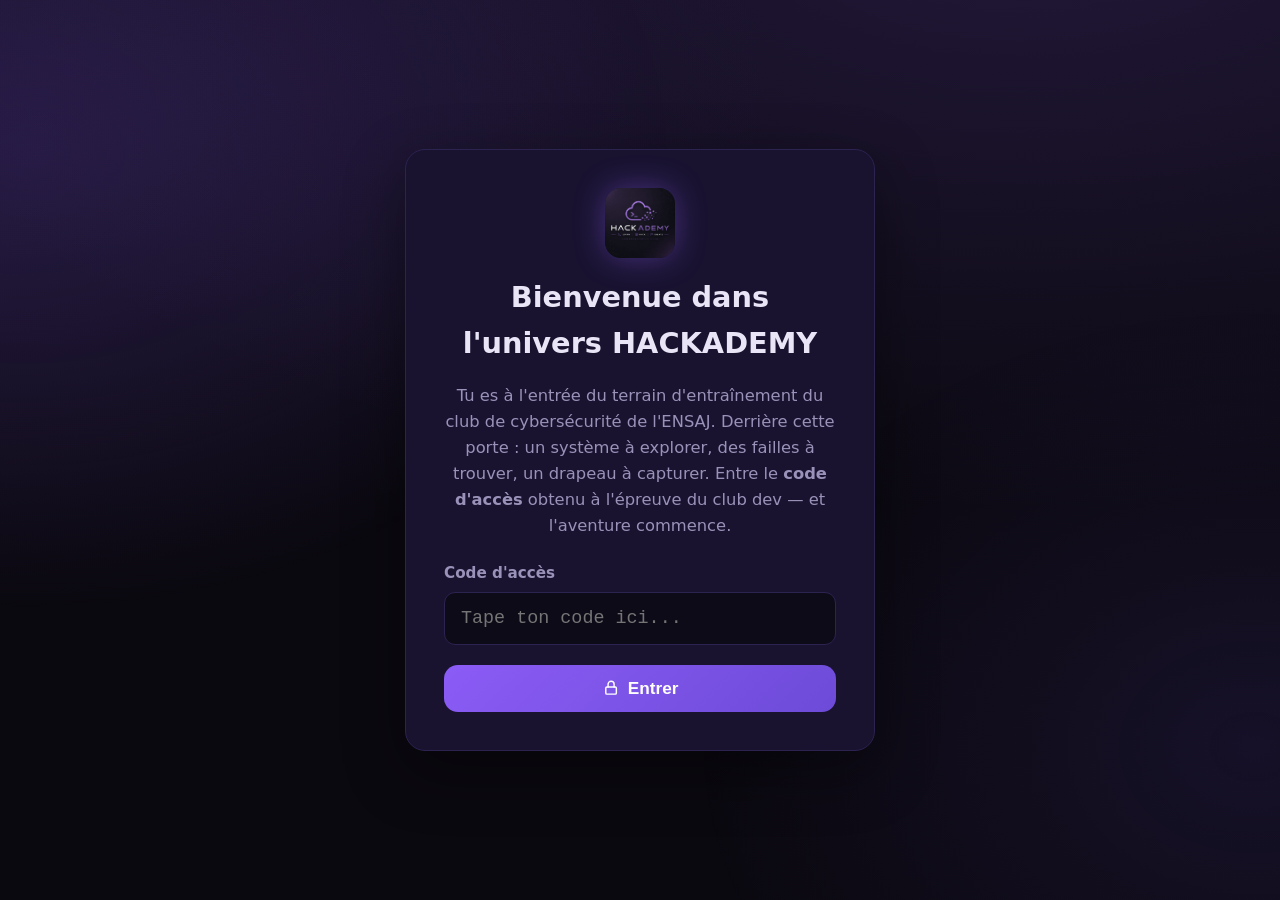
<file: index.html>
<!DOCTYPE html>
<html lang="fr">
<head>
<meta charset="UTF-8">
<meta name="viewport" content="width=device-width, initial-scale=1.0">
<meta name="robots" content="noindex, nofollow">
<title>Hackademy — Accès restreint</title>
<link rel="stylesheet" href="styles.css">
</head>
<body>
<div class="auth-wrap">
  <div class="auth-card">
    <img src="logo.jpg" class="logo-sm" alt="Hackademy">
    <h2>Bienvenue dans l'univers HACKADEMY</h2>
    <p class="hint">Tu es à l'entrée du terrain d'entraînement du club de cybersécurité de l'ENSAJ.
      Derrière cette porte : un système à explorer, des failles à trouver, un drapeau à capturer.
      Entre le <b>code d'accès</b> obtenu à l'épreuve du club dev — et l'aventure commence.</p>

    <label for="code">Code d'accès</label>
    <input type="text" id="code" placeholder="Tape ton code ici..." autocomplete="off"
           onkeydown="if(event.key==='Enter')checkCode()">
    <button class="btn" onclick="checkCode()"><svg class="ic" viewBox="0 0 24 24"><rect x="5" y="10.5" width="14" height="9.5" rx="1.5"/><path d="M8 10.5V7a4 4 0 018 0v3.5"/></svg> Entrer</button>

    <div id="msg"></div>
  </div>
</div>

<script>
/* ===================================================================
   ⚙️  CONFIG — À MODIFIER : le code d'accès produit par le quiz du club dev.
   Mets ici la valeur exacte que le site du club dev donnera aux participants.
   =================================================================== */
const CODE_ACCES = "HACKADEMY2026";   // <-- change-moi

function checkCode(){
  const val = document.getElementById('code').value.trim().toUpperCase();
  const msg = document.getElementById('msg');
  if(val === CODE_ACCES.toUpperCase()){
    msg.className='msg ok'; msg.textContent='✅ Code valide — accès autorisé...';
    setTimeout(()=>location.href='site.html', 700);
  } else if(val === ""){
    msg.className='msg err'; msg.textContent='Entre le code d’abord.';
  } else {
    msg.className='msg err'; msg.textContent='❌ Code invalide. Retourne voir l’équipe dev 😉';
  }
}
/* Le code d'accès arrive aussi via l'URL ?code=... (option lien du club dev) */
const p = new URLSearchParams(location.search).get('code');
if(p){ document.getElementById('code').value = p; checkCode(); }
</script>
</body>
</html>
</file>
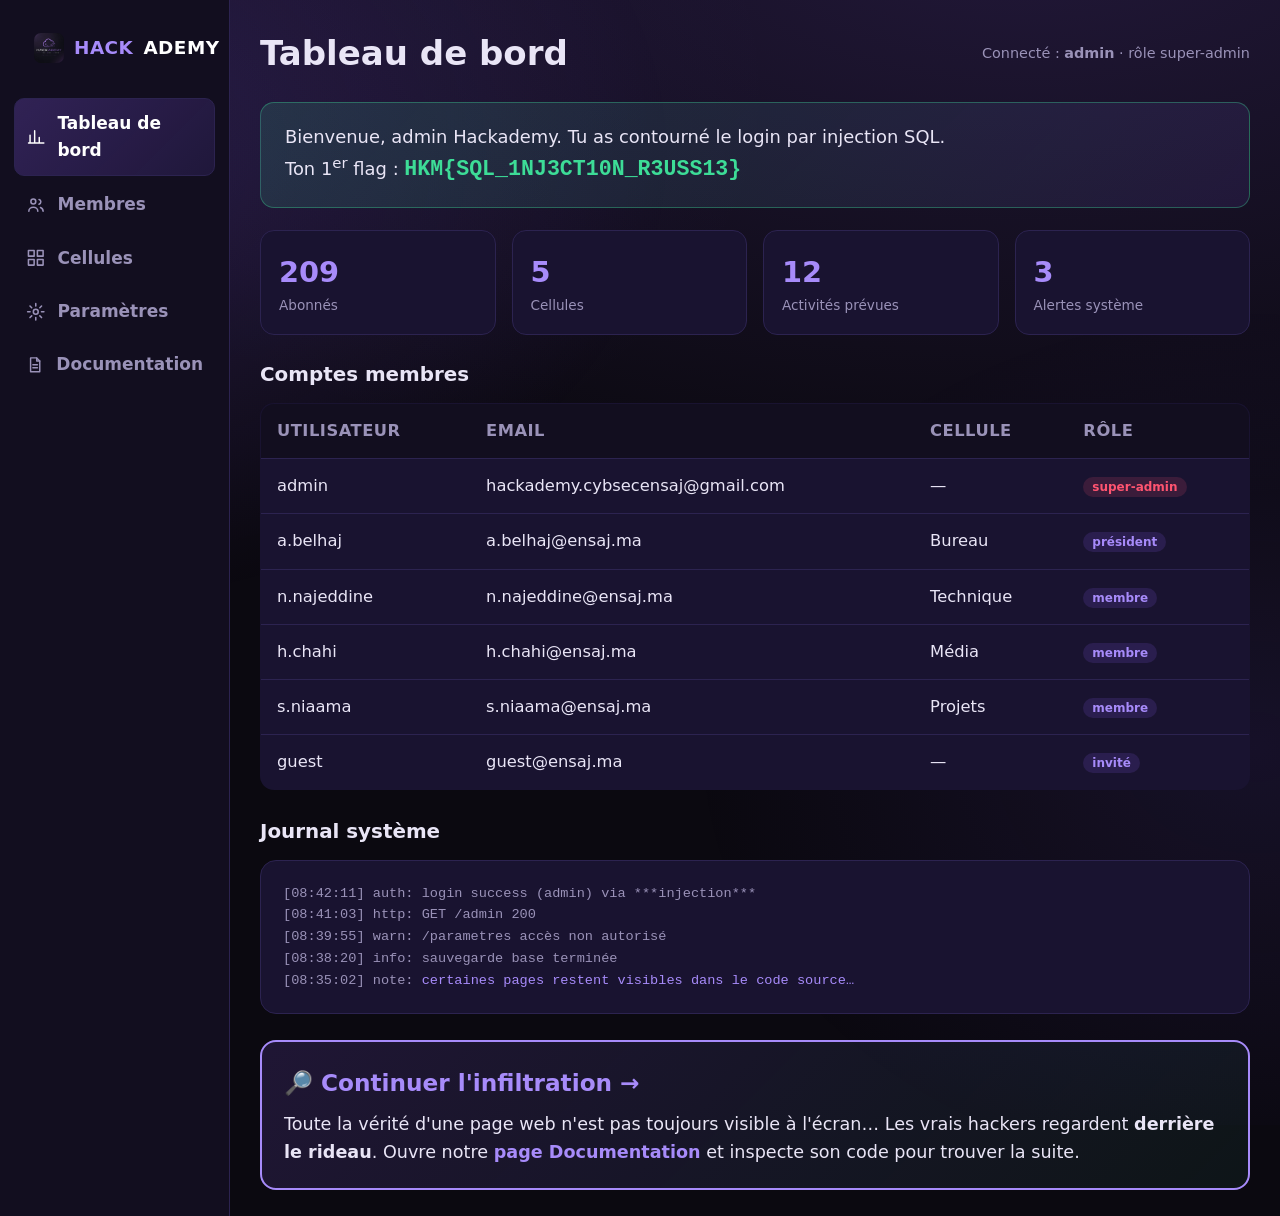
<file: admin.html>
<!DOCTYPE html>
<html lang="fr">
<head>
<meta charset="UTF-8">
<meta name="viewport" content="width=device-width, initial-scale=1.0">
<meta name="robots" content="noindex, nofollow">
<title>Hackademy — Panneau Admin</title>
<link rel="stylesheet" href="styles.css">
</head>
<body>
<div class="admin">

  <!-- ===== SIDEBAR ===== -->
  <aside class="sidebar">
    <a class="brand" href="admin.html"><img src="logo.jpg" alt="" style="height:30px;width:30px;border-radius:7px"><span>HACK</span><b>ADEMY</b></a>
    <a class="active" href="admin.html"><svg class="ic" viewBox="0 0 24 24"><path d="M4 20V10M10 20V4M16 20v-7M22 20H2"/></svg> Tableau de bord</a>
    <a href="site.html#membres"><svg class="ic" viewBox="0 0 24 24"><circle cx="9" cy="8" r="3"/><path d="M3.5 20c0-3 2.7-5 5.5-5s5.5 2 5.5 5"/><path d="M16 5.5a3 3 0 010 5.8M21 20c0-2.2-1.3-4-3.2-4.7"/></svg> Membres</a>
    <a href="site.html#cellules"><svg class="ic" viewBox="0 0 24 24"><rect x="3" y="3" width="7" height="7"/><rect x="14" y="3" width="7" height="7"/><rect x="3" y="14" width="7" height="7"/><rect x="14" y="14" width="7" height="7"/></svg> Cellules</a>
    <a href="parametres.html"><svg class="ic" viewBox="0 0 24 24"><circle cx="12" cy="12" r="3"/><path d="M12 2v3M12 19v3M4.9 4.9l2.1 2.1M17 17l2.1 2.1M2 12h3M19 12h3M4.9 19.1l2.1-2.1M17 7l2.1-2.1"/></svg> Paramètres</a>
    <a href="documentation.html"><svg class="ic" viewBox="0 0 24 24"><path d="M6 3h8l4 4v14H6z"/><path d="M14 3v4h4M9 12h6M9 16h6"/></svg> Documentation</a>
  </aside>

  <!-- ===== MAIN ===== -->
  <main class="main">
    <div class="topbar">
      <h1 style="margin:0">Tableau de bord</h1>
      <div class="who">Connecté : <b>admin</b> · rôle super-admin</div>
    </div>

    <!-- Flag étape 1 -->
    <div class="flag-banner">
      Bienvenue, admin Hackademy. Tu as contourné le login par injection SQL.<br>
      Ton 1<sup>er</sup> flag : <span class="flag">HKM{SQL_1NJ3CT10N_R3USS13}</span>
    </div>

    <!-- Stats -->
    <div class="stats">
      <div class="stat"><div class="n">209</div><div class="l">Abonnés</div></div>
      <div class="stat"><div class="n">5</div><div class="l">Cellules</div></div>
      <div class="stat"><div class="n">12</div><div class="l">Activités prévues</div></div>
      <div class="stat"><div class="n">3</div><div class="l">Alertes système</div></div>
    </div>

    <!-- Table membres (décor) -->
    <h3 style="margin:6px 0 12px">Comptes membres</h3>
    <table>
      <thead><tr><th>Utilisateur</th><th>Email</th><th>Cellule</th><th>Rôle</th></tr></thead>
      <tbody>
        <tr><td>admin</td><td>hackademy.cybsecensaj@gmail.com</td><td>—</td><td><span class="badge b-admin">super-admin</span></td></tr>
        <tr><td>a.belhaj</td><td>a.belhaj@ensaj.ma</td><td>Bureau</td><td><span class="badge b-member">président</span></td></tr>
        <tr><td>n.najeddine</td><td>n.najeddine@ensaj.ma</td><td>Technique</td><td><span class="badge b-member">membre</span></td></tr>
        <tr><td>h.chahi</td><td>h.chahi@ensaj.ma</td><td>Média</td><td><span class="badge b-member">membre</span></td></tr>
        <tr><td>s.niaama</td><td>s.niaama@ensaj.ma</td><td>Projets</td><td><span class="badge b-member">membre</span></td></tr>
        <tr><td>guest</td><td>guest@ensaj.ma</td><td>—</td><td><span class="badge b-member">invité</span></td></tr>
      </tbody>
    </table>

    <!-- Logs (décor) -->
    <h3 style="margin:26px 0 12px">Journal système</h3>
    <div class="card mono" style="font-size:.85rem;color:var(--muted)">
      [08:42:11] auth: login success (admin) via ***injection***<br>
      [08:41:03] http: GET /admin 200<br>
      [08:39:55] warn: /parametres accès non autorisé<br>
      [08:38:20] info: sauvegarde base terminée<br>
      [08:35:02] note: <span style="color:var(--violet)">certaines pages restent visibles dans le code source…</span>
    </div>

    <!-- Piste vers l'étape suivante -->
    <div class="card hint-cta" style="margin-top:26px">
      <h3>🔎 Continuer l'infiltration <span class="arrow">→</span></h3>
      <p style="color:var(--text)">Toute la vérité d'une page web n'est pas toujours visible à l'écran…
      Les vrais hackers regardent <b>derrière le rideau</b>. Ouvre notre
      <a href="documentation.html"><b>page Documentation</b></a> et inspecte son code pour trouver la suite.</p>
    </div>
  </main>
</div>
</body>
</html>
</file>
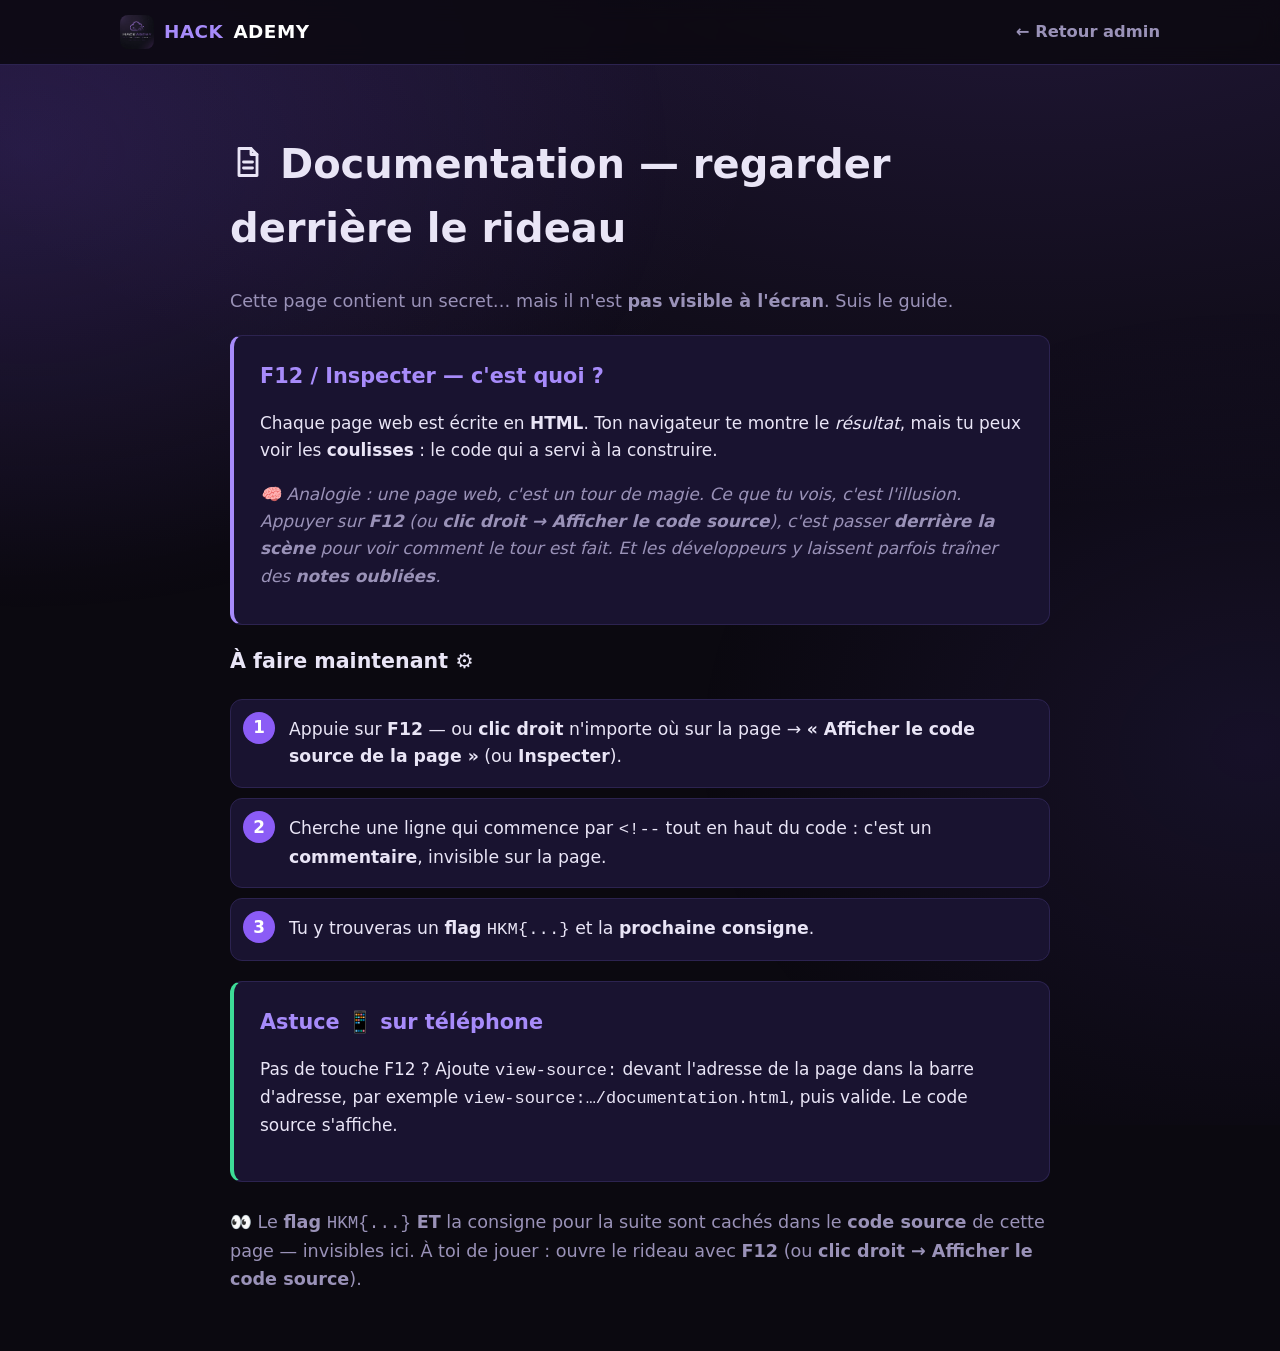
<file: documentation.html>
<!DOCTYPE html>
<html lang="fr">
<head>
<meta charset="UTF-8">
<meta name="viewport" content="width=device-width, initial-scale=1.0">
<meta name="robots" content="noindex, nofollow">
<title>Hackademy — Documentation</title>
<link rel="stylesheet" href="styles.css">
</head>

<!--
  ┌─────────────────────────────────────────────────────────────┐
  │  Bien joué, recrue. Tu sais fouiller derrière le rideau.     │
  │                                                             │
  │  FLAG :  HKM{V13W_S0URC3_D3T3CT1V3}                          │
  │                                                             │
  │  PROCHAINE ETAPE : va sur la page  robots.txt               │
  │  Dans la barre d'adresse (tout en haut du navigateur),      │
  │  remplace  documentation.html  par  robots.txt              │
  │  puis appuie sur Entree.                                     │
  │                                                             │
  │  Exemple :  http://.../documentation.html                   │
  │      devient  http://.../robots.txt                         │
  └─────────────────────────────────────────────────────────────┘
-->

<body>
<nav class="nav"><div class="container">
  <a class="brand" href="admin.html"><img src="logo.jpg" alt=""><span>HACK</span><b>ADEMY</b></a>
  <div class="nav-links"><a href="admin.html">← Retour admin</a></div>
</div></nav>

<div class="doc">
  <h1><svg class="ic" viewBox="0 0 24 24" style="width:.9em;height:.9em;vertical-align:-.05em"><path d="M6 3h8l4 4v14H6z"/><path d="M14 3v4h4M9 12h6M9 16h6"/></svg> Documentation — regarder derrière le rideau</h1>
  <p style="color:var(--muted)">Cette page contient un secret… mais il n'est <b>pas visible à l'écran</b>. Suis le guide.</p>

  <div class="callout">
    <h4>F12 / Inspecter — c'est quoi ?</h4>
    <p>Chaque page web est écrite en <b>HTML</b>. Ton navigateur te montre le <i>résultat</i>,
       mais tu peux voir les <b>coulisses</b> : le code qui a servi à la construire.</p>
    <p class="analogy">🧠 Analogie : une page web, c'est un tour de magie. Ce que tu vois, c'est l'illusion.
       Appuyer sur <b>F12</b> (ou <b>clic droit → Afficher le code source</b>), c'est passer <b>derrière la scène</b>
       pour voir comment le tour est fait. Et les développeurs y laissent parfois traîner des <b>notes oubliées</b>.</p>
  </div>

  <h3>À faire maintenant ⚙️</h3>
  <ol class="steps">
    <li>Appuie sur <b>F12</b> — ou <b>clic droit</b> n'importe où sur la page → <b>« Afficher le code source de la page »</b> (ou <b>Inspecter</b>).</li>
    <li>Cherche une ligne qui commence par <span class="mono">&lt;!--</span> tout en haut du code : c'est un <b>commentaire</b>, invisible sur la page.</li>
    <li>Tu y trouveras un <b>flag</b> <span class="mono">HKM{...}</span> et la <b>prochaine consigne</b>.</li>
  </ol>

  <div class="callout" style="border-left-color:var(--green)">
    <h4>Astuce 📱 sur téléphone</h4>
    <p>Pas de touche F12 ? Ajoute <span class="mono">view-source:</span> devant l'adresse de la page dans la barre d'adresse,
       par exemple <span class="mono">view-source:…/documentation.html</span>, puis valide. Le code source s'affiche.</p>
  </div>

  <p style="color:var(--muted);margin-top:26px">👀 Le <b>flag</b> <span class="mono">HKM{...}</span> <b>ET</b> la consigne pour la suite sont cachés dans le <b>code source</b> de cette page — invisibles ici. À toi de jouer : ouvre le rideau avec <b>F12</b> (ou <b>clic droit → Afficher le code source</b>).</p>
</div>
<script src="anim.js"></script>
</body>
</html>
</file>
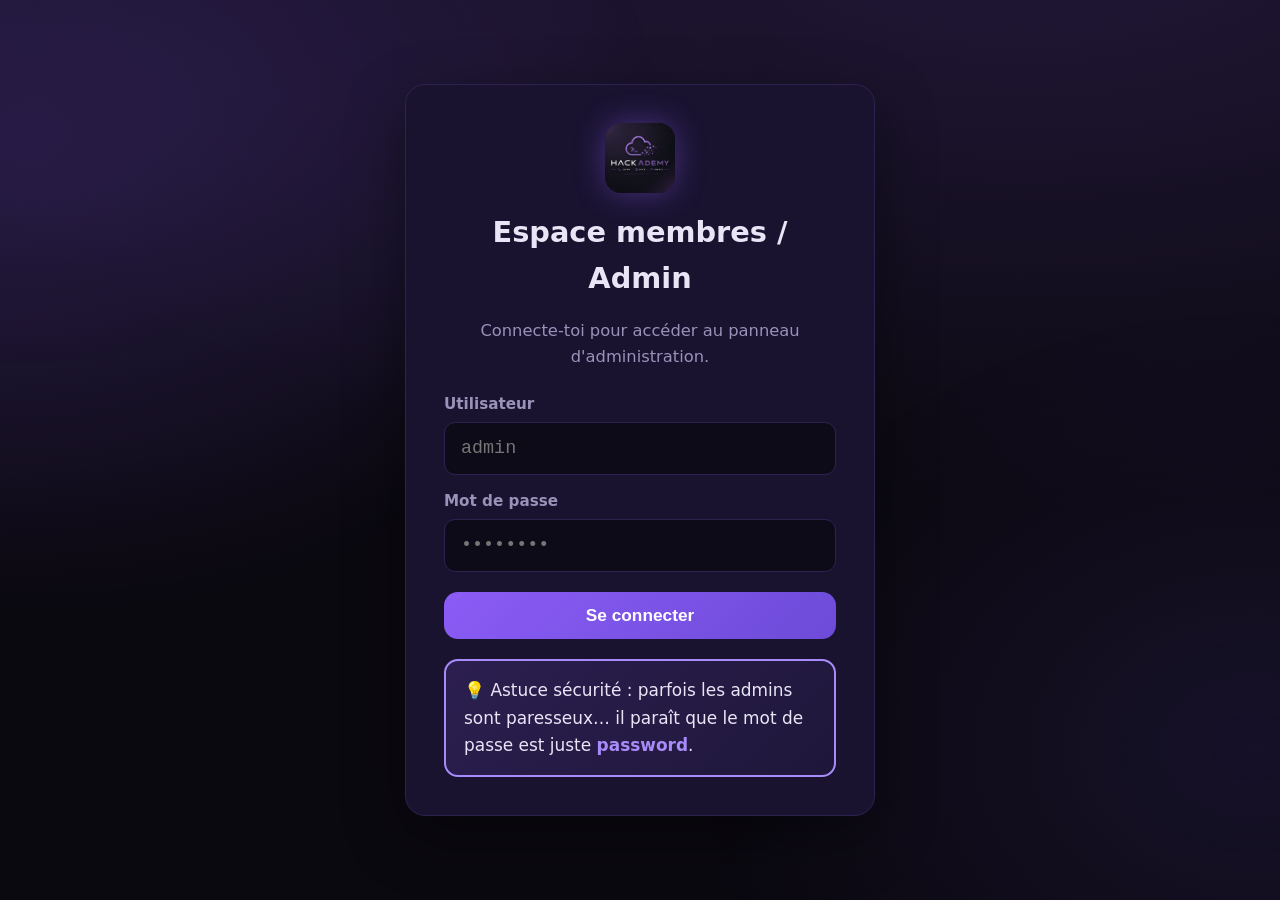
<file: login.html>
<!DOCTYPE html>
<html lang="fr">
<head>
<meta charset="UTF-8">
<meta name="viewport" content="width=device-width, initial-scale=1.0">
<meta name="robots" content="noindex, nofollow">
<title>Hackademy — Espace membres</title>
<link rel="stylesheet" href="styles.css">
</head>
<body>
<div class="auth-wrap">
  <div class="auth-card">
    <img src="logo.jpg" class="logo-sm" alt="Hackademy">
    <h2>Espace membres / Admin</h2>
    <p class="hint">Connecte-toi pour accéder au panneau d'administration.</p>

    <label for="u">Utilisateur</label>
    <input type="text" id="u" placeholder="admin" autocomplete="off">
    <label for="p">Mot de passe</label>
    <input type="password" id="p" placeholder="••••••••" autocomplete="off"
           onkeydown="if(event.key==='Enter')tryLogin()">
    <button class="btn" onclick="tryLogin()">Se connecter</button>

    <div id="msg"></div>

    <div class="hint-strong">💡 Astuce sécurité : parfois les admins sont paresseux… il paraît que le mot de passe est juste <b>password</b>.</div>

    <!-- La note SQLi apparaît ici après une tentative ratée -->
    <div id="sqli"></div>
  </div>
</div>

<script>
/* ===================================================================
   Login VOLONTAIREMENT vulnérable (SQL injection) — version statique.
   La "requête" est simulée : on accepte toute injection de type tautologie
   ( ' OR '1'='1 ) ou commentaire ( admin' -- ).
   =================================================================== */
const tautology = /('|").*\bor\b.*('|"|\d)/i;   // ' OR '1'='1   |   ' or 1=1
const comment   = /('|").*--/;                   // admin' --

function isInjection(s){ return tautology.test(s) || comment.test(s); }

function tryLogin(){
  const u = document.getElementById('u').value;
  const p = document.getElementById('p').value;
  const msg = document.getElementById('msg');

  if(isInjection(u) || isInjection(p)){
    msg.className='msg ok';
    msg.textContent='✅ Injection réussie — connexion en tant que admin...';
    setTimeout(()=>location.href='admin.html', 800);
    return;
  }
  // Échec : identifiants classiques refusés → on révèle la note pédagogique
  msg.className='msg err';
  msg.textContent='❌ Utilisateur ou mot de passe incorrect.';
  showSqliNote();
}

function showSqliNote(){
  document.getElementById('sqli').innerHTML = `
  <div class="sqli-note">
    <div class="head">🟥 SQL INJECTION</div>
    <div class="body">
      <h5>C'est quoi ?</h5>
      <p>Une faille où on trompe la base de données en glissant un bout de code
         dans un champ de texte, au lieu d'un vrai mot de passe.</p>
      <h5>Analogie 🧠</h5>
      <p class="analogy">Imagine un videur à l'entrée d'une soirée. Sa règle :
        « je laisse entrer si le nom est sur la liste ET le mot de passe est bon ».
        La SQL injection, c'est lui souffler : « mon nom… <b>OU</b> alors laisse entrer tout le monde ».
        Comme il applique bêtement la règle, il ouvre la porte à tous.</p>
      <h5>Exemple à essayer ⚙️</h5>
      <p>Copie ceci dans le champ <b>Utilisateur</b> (mets n'importe quoi dans Mot de passe) :</p>
      <code class="code-box">' OR '1'='1' -- </code>
      <p style="color:var(--muted);font-size:.85rem">Le <span class="mono">' OR '1'='1'</span> rend la condition
        <b>toujours vraie</b>, et le <span class="mono">-- </span> (deux tirets + un espace) dit à la base
        « ignore tout ce qui suit » → elle ne vérifie même plus le mot de passe.</p>
    </div>
  </div>`;
}
</script>
</body>
</html>
</file>
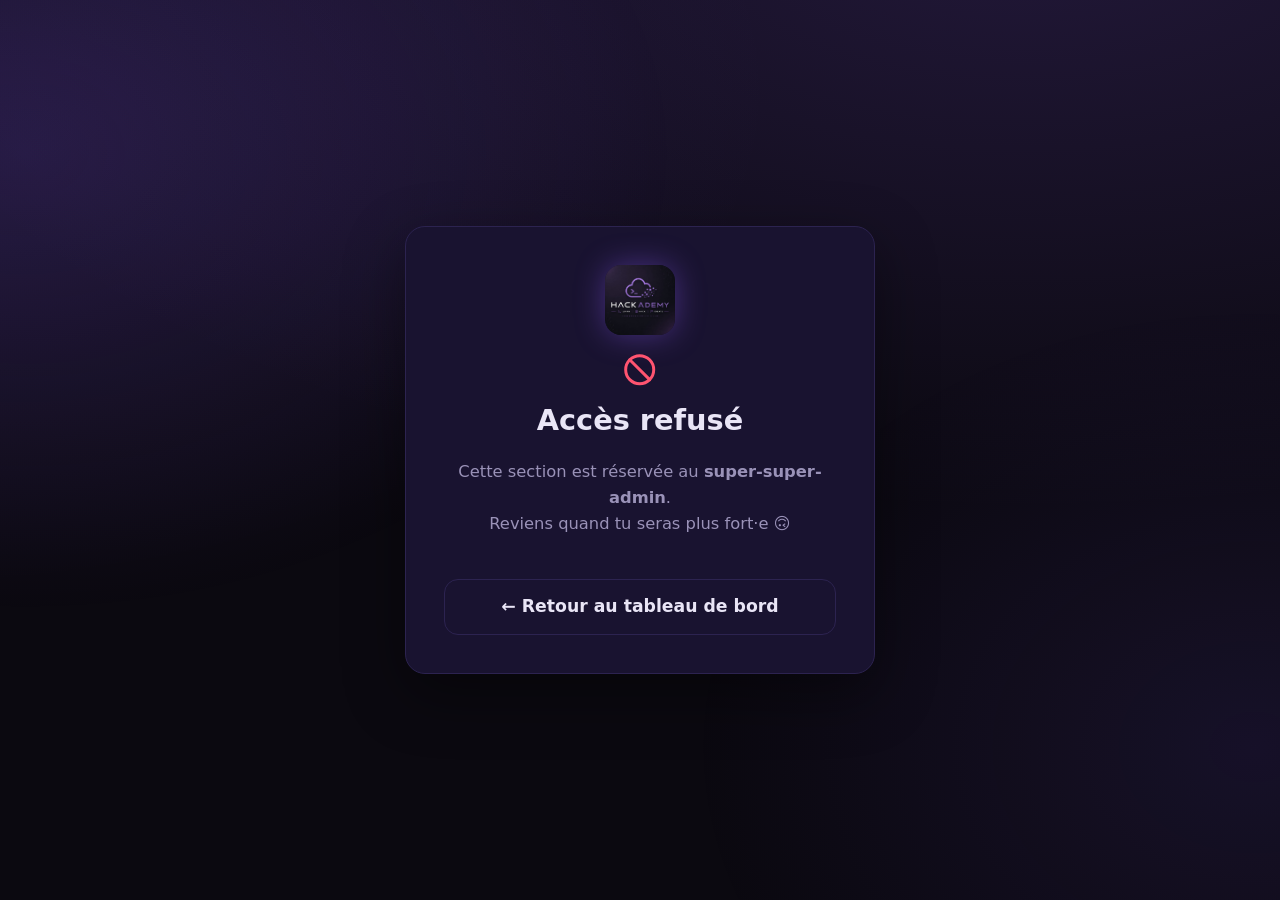
<file: parametres.html>
<!DOCTYPE html>
<html lang="fr">
<head>
<meta charset="UTF-8">
<meta name="viewport" content="width=device-width, initial-scale=1.0">
<meta name="robots" content="noindex, nofollow">
<title>Hackademy — Paramètres</title>
<link rel="stylesheet" href="styles.css">
</head>
<body>
<div class="auth-wrap">
  <div class="auth-card" style="text-align:center">
    <img src="logo.jpg" class="logo-sm" alt="Hackademy">
    <span class="ban-ico"><svg viewBox="0 0 24 24" width="100%" height="100%" fill="none" stroke="currentColor" stroke-width="1.9" stroke-linecap="round"><circle cx="12" cy="12" r="9"/><path d="M5.6 5.6l12.8 12.8"/></svg></span>
    <h2>Accès refusé</h2>
    <p class="hint">Cette section est réservée au <b>super-super-admin</b>.<br>Reviens quand tu seras plus fort·e 🙃</p>
    <a class="btn ghost" href="admin.html">← Retour au tableau de bord</a>
  </div>
</div>
</body>
</html>
</file>
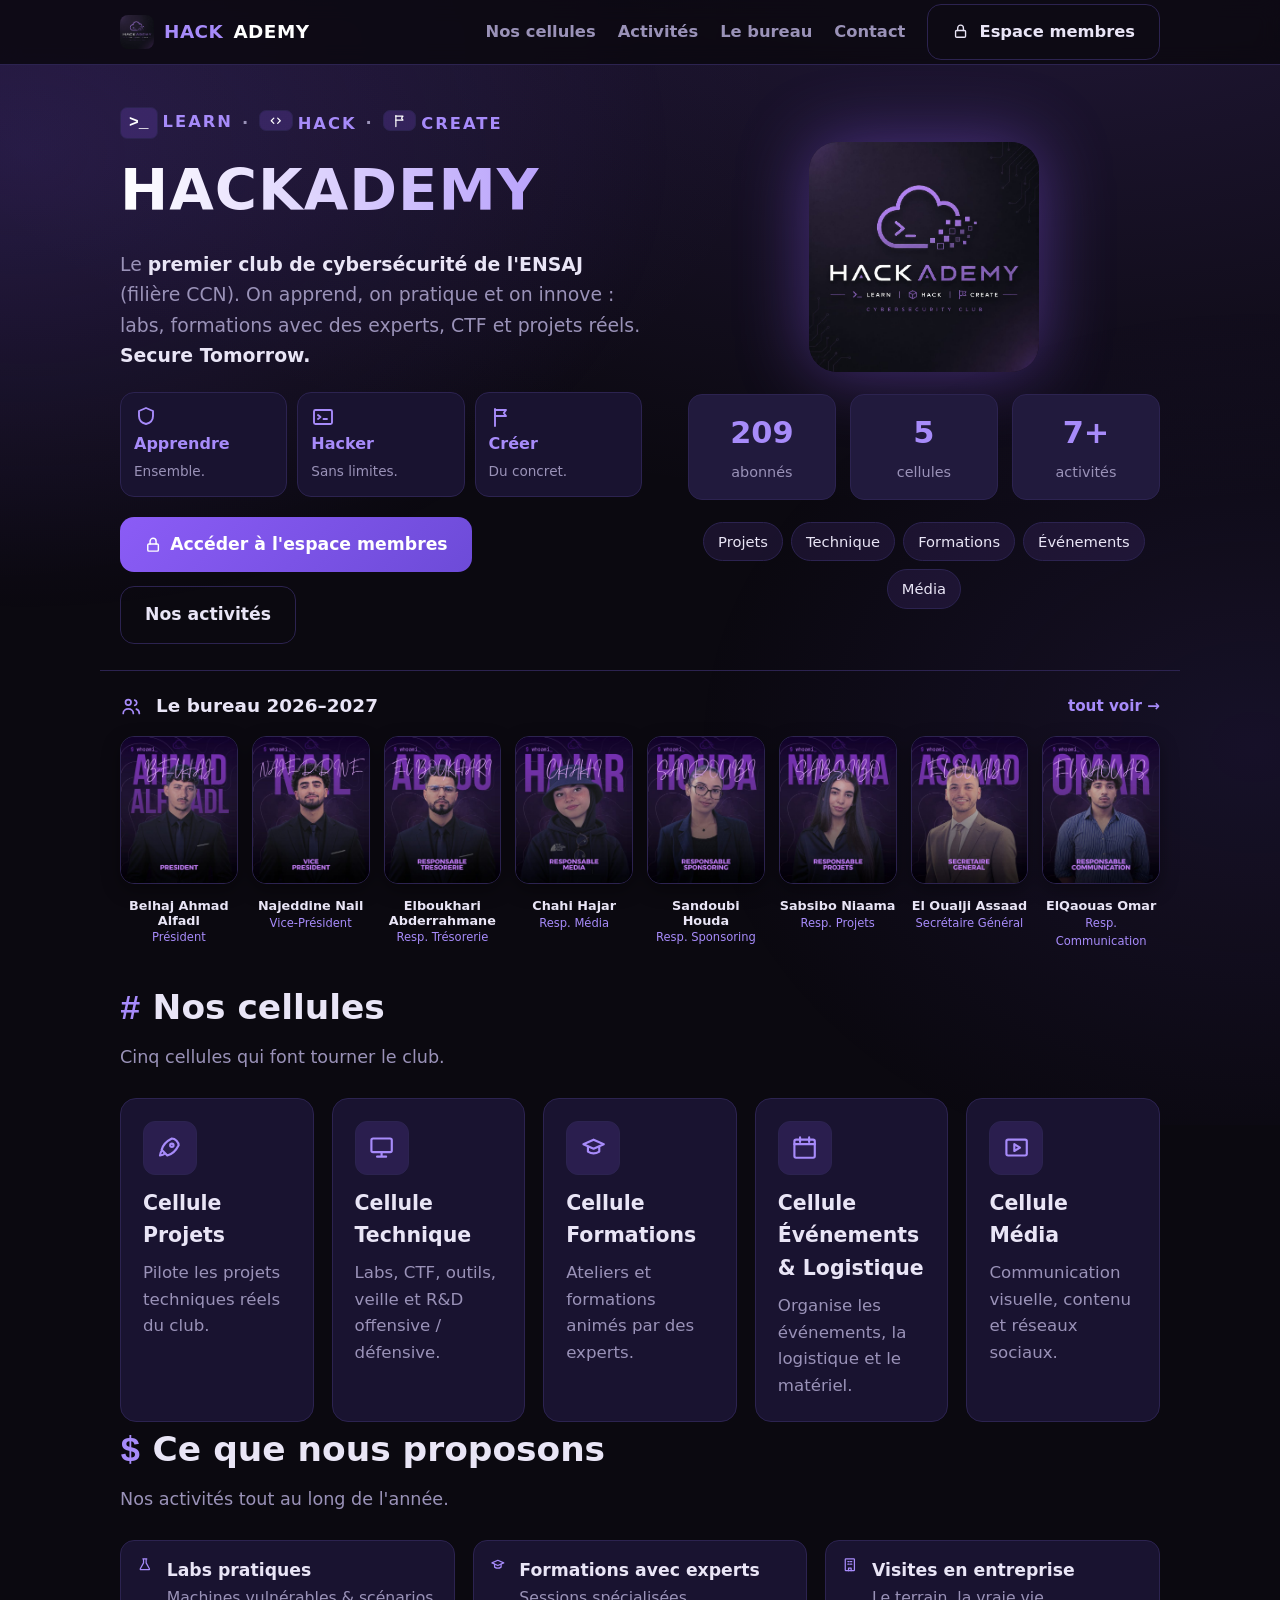
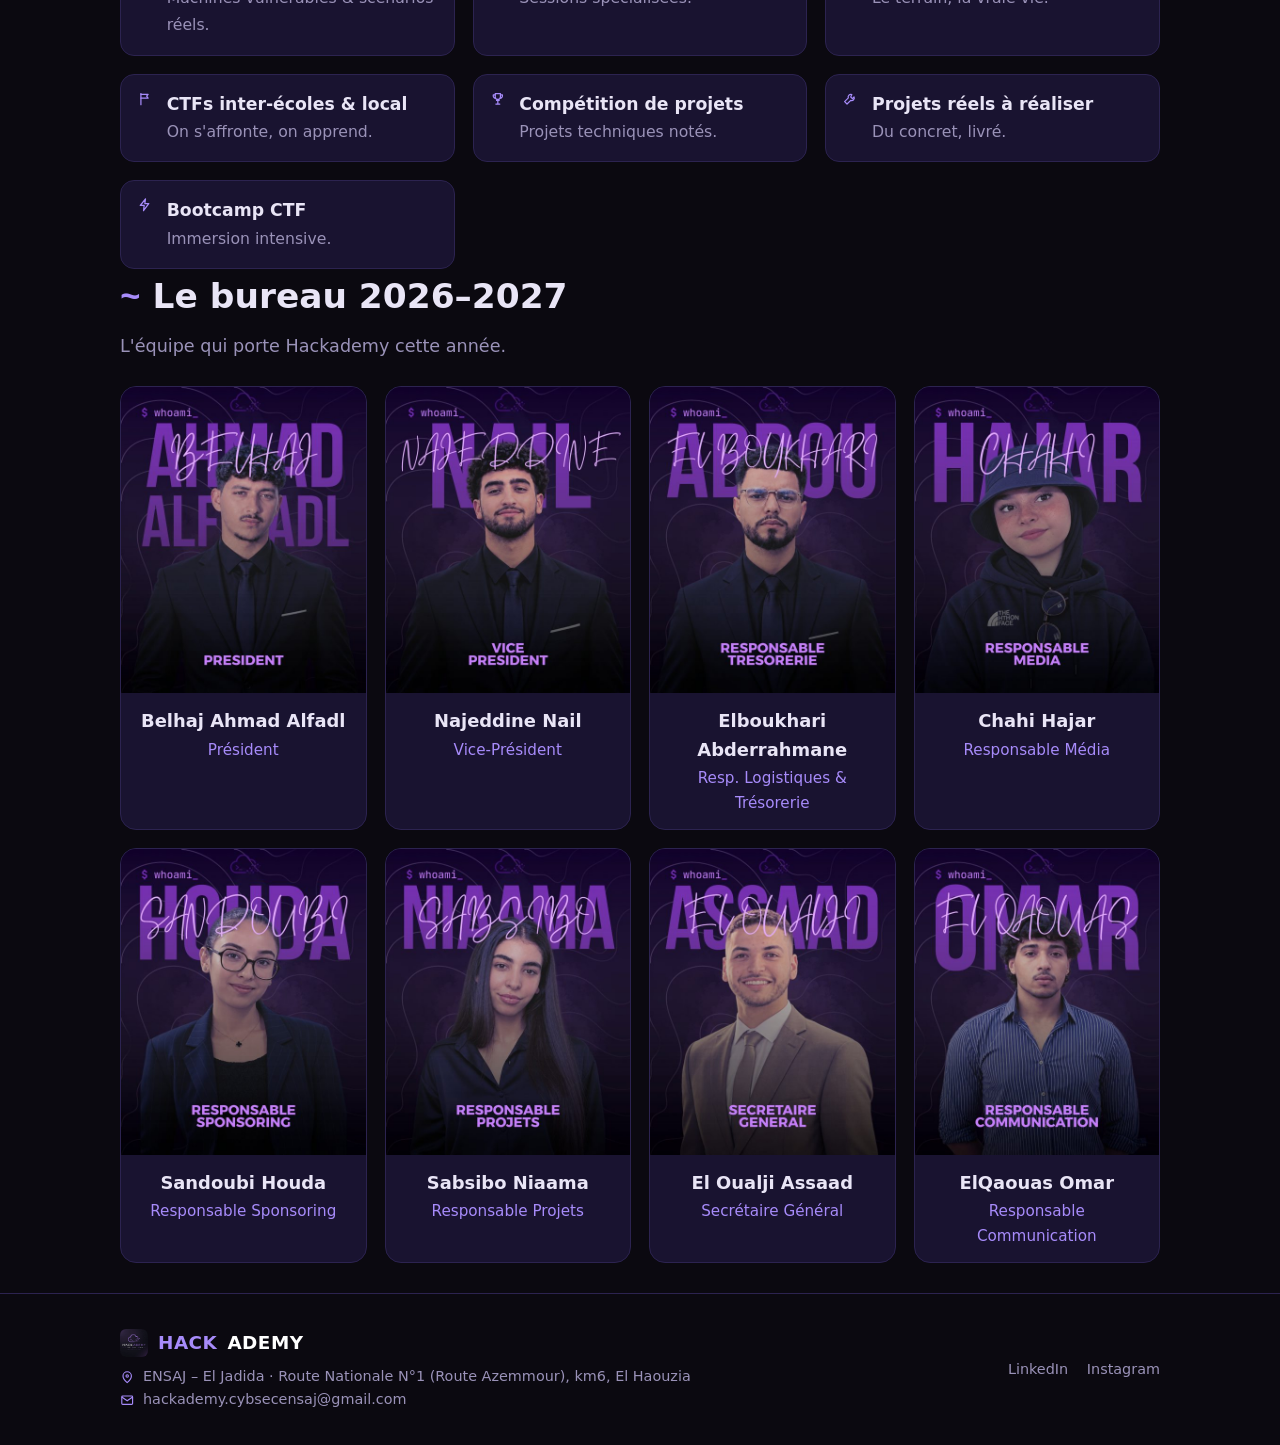
<file: site.html>
<!DOCTYPE html>
<html lang="fr">
<head>
<meta charset="UTF-8">
<meta name="viewport" content="width=device-width, initial-scale=1.0">
<meta name="robots" content="noindex, nofollow">
<title>Hackademy — Cybersecurity Club · ENSAJ</title>
<link rel="stylesheet" href="styles.css">
</head>
<body>

<!-- ================= NAV ================= -->
<nav class="nav">
  <div class="container">
    <a class="brand" href="site.html"><img src="logo.jpg" alt=""><span>HACK</span><b>ADEMY</b></a>
    <div class="nav-links">
      <a href="#cellules">Nos cellules</a>
      <a href="#activites">Activités</a>
      <a href="#membres">Le bureau</a>
      <a href="#contact">Contact</a>
      <a class="btn ghost" href="login.html"><svg class="ic" viewBox="0 0 24 24"><rect x="5" y="10.5" width="14" height="9.5" rx="1.5"/><path d="M8 10.5V7a4 4 0 018 0v3.5"/></svg> Espace membres</a>
    </div>
  </div>
</nav>

<!-- ================= HERO 2 COLONNES (dense, first impression) ================= -->
<header class="hero2">
  <div class="container hero2-grid">

    <div class="hero2-left">
      <div class="tagline-ico">
        <span><span class="ti">&gt;_</span>Learn</span><span class="sep">·</span>
        <span><span class="ti"><svg class="ic" viewBox="0 0 24 24"><path d="M9 8l-4 4 4 4M15 8l4 4-4 4"/></svg></span>Hack</span><span class="sep">·</span>
        <span><span class="ti"><svg class="ic" viewBox="0 0 24 24"><path d="M6 21V4"/><path d="M6 5h11l-2.2 3L17 11H6"/></svg></span>Create</span>
      </div>
      <h1>HACKADEMY</h1>
      <p class="hero2-sub">Le <b>premier club de cybersécurité de l'ENSAJ</b> (filière CCN).
        On apprend, on pratique et on innove : labs, formations avec des experts, CTF et projets réels.
        <b>Secure Tomorrow.</b></p>

      <div class="hero2-values row3">
        <div class="v-chip"><span class="ico"><svg class="ic" viewBox="0 0 24 24"><path d="M12 3l7 3v5c0 4-3 7-7 8-4-1-7-4-7-8V6z"/></svg></span><div><b>Apprendre</b><small>Ensemble.</small></div></div>
        <div class="v-chip"><span class="ico"><svg class="ic" viewBox="0 0 24 24"><rect x="3" y="5" width="18" height="14" rx="1.5"/><path d="M7 10l2.5 2L7 14"/><path d="M12.5 14H16"/></svg></span><div><b>Hacker</b><small>Sans limites.</small></div></div>
        <div class="v-chip"><span class="ico"><svg class="ic" viewBox="0 0 24 24"><path d="M6 21V4"/><path d="M6 5h11l-2.2 3L17 11H6"/></svg></span><div><b>Créer</b><small>Du concret.</small></div></div>
      </div>

      <div class="hero2-cta">
        <a class="btn" href="login.html"><svg class="ic" viewBox="0 0 24 24"><rect x="5" y="10.5" width="14" height="9.5" rx="1.5"/><path d="M8 10.5V7a4 4 0 018 0v3.5"/></svg> Accéder à l'espace membres</a>
        <a class="btn ghost" href="#activites">Nos activités</a>
      </div>
    </div>

    <div class="hero2-right">
      <img class="hero2-logo" src="logo.jpg" alt="Hackademy">
      <div class="hero2-stats">
        <div class="hstat"><span class="n">209</span><span class="l">abonnés</span></div>
        <div class="hstat"><span class="n">5</span><span class="l">cellules</span></div>
        <div class="hstat"><span class="n">7+</span><span class="l">activités</span></div>
      </div>
      <div class="hero2-cells">
        <span>Projets</span><span>Technique</span><span>Formations</span><span>Événements</span><span>Média</span>
      </div>
    </div>

  </div>

  <!-- ===== Bureau dans la première impression ===== -->
  <div class="container bureau-strip">
    <div class="bureau-head"><svg class="ic" viewBox="0 0 24 24"><circle cx="9" cy="8" r="3"/><path d="M3.5 20c0-3 2.7-5 5.5-5s5.5 2 5.5 5"/><path d="M16 5.5a3 3 0 010 5.8M21 20c0-2.2-1.3-4-3.2-4.7"/></svg><b>Le bureau 2026–2027</b> <a class="bureau-all" href="#membres">tout voir →</a></div>
    <div class="bureau-row">
      <a class="mini-member" href="#membres"><img src="Ahmad_Alfadl.jpg" alt=""><div class="mm-name">Belhaj Ahmad Alfadl</div><div class="mm-role">Président</div></a>
      <a class="mini-member" href="#membres"><img src="Nail.jpg" alt=""><div class="mm-name">Najeddine Nail</div><div class="mm-role">Vice-Président</div></a>
      <a class="mini-member" href="#membres"><img src="Abdou.jpg" alt=""><div class="mm-name">Elboukhari Abderrahmane</div><div class="mm-role">Resp. Trésorerie</div></a>
      <a class="mini-member" href="#membres"><img src="Hajar.jpg" alt=""><div class="mm-name">Chahi Hajar</div><div class="mm-role">Resp. Média</div></a>
      <a class="mini-member" href="#membres"><img src="Houda.jpg" alt=""><div class="mm-name">Sandoubi Houda</div><div class="mm-role">Resp. Sponsoring</div></a>
      <a class="mini-member" href="#membres"><img src="Niaama.jpg" alt=""><div class="mm-name">Sabsibo Niaama</div><div class="mm-role">Resp. Projets</div></a>
      <a class="mini-member" href="#membres"><img src="Assaad.jpg" alt=""><div class="mm-name">El Oualji Assaad</div><div class="mm-role">Secrétaire Général</div></a>
      <a class="mini-member" href="#membres"><img src="Omar.jpg" alt=""><div class="mm-name">ElQaouas Omar</div><div class="mm-role">Resp. Communication</div></a>
    </div>
  </div>
</header>

<!-- ================= CELLULES ================= -->
<section class="container" id="cellules">
  <h2 class="section-title"><span class="bar">#</span> Nos cellules</h2>
  <p class="section-sub">Cinq cellules qui font tourner le club.</p>
  <div class="grid c5">
    <div class="card"><div class="cell-ico"><svg class="ic" viewBox="0 0 24 24"><path d="M14 4c3 0 6 3 6 6-2 4-6 8-10 9l-5-5c1-4 5-8 9-10z"/><circle cx="14" cy="10" r="1.5"/><path d="M5 15c-1.2 1.2-1.5 4-1.5 4s2.8-.3 4-1.5"/></svg></div><h3>Cellule Projets</h3><p>Pilote les projets techniques réels du club.</p></div>
    <div class="card"><div class="cell-ico"><svg class="ic" viewBox="0 0 24 24"><rect x="3" y="4" width="18" height="12" rx="1.5"/><path d="M8 20h8M12 16v4"/></svg></div><h3>Cellule Technique</h3><p>Labs, CTF, outils, veille et R&D offensive / défensive.</p></div>
    <div class="card"><div class="cell-ico"><svg class="ic" viewBox="0 0 24 24"><path d="M3 9l9-4 9 4-9 4z"/><path d="M7 11v4.5c3 2 7 2 10 0V11"/></svg></div><h3>Cellule Formations</h3><p>Ateliers et formations animés par des experts.</p></div>
    <div class="card"><div class="cell-ico"><svg class="ic" viewBox="0 0 24 24"><rect x="3" y="5" width="18" height="16" rx="1.5"/><path d="M3 9h18M8 3v4M16 3v4"/></svg></div><h3>Cellule Événements &amp; Logistique</h3><p>Organise les événements, la logistique et le matériel.</p></div>
    <div class="card"><div class="cell-ico"><svg class="ic" viewBox="0 0 24 24"><rect x="3" y="5" width="18" height="14" rx="1.5"/><path d="M10 9l5 3-5 3z"/></svg></div><h3>Cellule Média</h3><p>Communication visuelle, contenu et réseaux sociaux.</p></div>
  </div>
</section>

<!-- ================= ACTIVITES ================= -->
<section class="container" id="activites">
  <h2 class="section-title"><span class="bar">$</span> Ce que nous proposons</h2>
  <p class="section-sub">Nos activités tout au long de l'année.</p>
  <div class="grid c3">
    <div class="act"><span class="a-ico"><svg class="ic" viewBox="0 0 24 24"><path d="M9 3h6M10 3v6l-5 9a1 1 0 00.9 1.5h12.2A1 1 0 0019 18l-5-9V3"/></svg></span><div><b>Labs pratiques</b><br><span style="color:var(--muted);font-size:.9rem">Machines vulnérables & scénarios réels.</span></div></div>
    <div class="act"><span class="a-ico"><svg class="ic" viewBox="0 0 24 24"><path d="M3 9l9-4 9 4-9 4z"/><path d="M7 11v4.5c3 2 7 2 10 0V11"/></svg></span><div><b>Formations avec experts</b><br><span style="color:var(--muted);font-size:.9rem">Sessions spécialisées.</span></div></div>
    <div class="act"><span class="a-ico"><svg class="ic" viewBox="0 0 24 24"><rect x="5" y="3" width="14" height="18" rx="1"/><path d="M9 7h2M13 7h2M9 11h2M13 11h2M10 21v-4h4v4"/></svg></span><div><b>Visites en entreprise</b><br><span style="color:var(--muted);font-size:.9rem">Le terrain, la vraie vie.</span></div></div>
    <div class="act"><span class="a-ico"><svg class="ic" viewBox="0 0 24 24"><path d="M6 21V4"/><path d="M6 5h11l-2.2 3L17 11H6"/></svg></span><div><b>CTFs inter-écoles & local</b><br><span style="color:var(--muted);font-size:.9rem">On s'affronte, on apprend.</span></div></div>
    <div class="act"><span class="a-ico"><svg class="ic" viewBox="0 0 24 24"><path d="M8 4h8v5a4 4 0 01-8 0z"/><path d="M8 6H5v1.5A3.5 3.5 0 008.5 11M16 6h3v1.5A3.5 3.5 0 0115.5 11M10 14.5h4M9 20h6M12 14v6"/></svg></span><div><b>Compétition de projets</b><br><span style="color:var(--muted);font-size:.9rem">Projets techniques notés.</span></div></div>
    <div class="act"><span class="a-ico"><svg class="ic" viewBox="0 0 24 24"><path d="M15 5.5a4 4 0 00-5.3 5.1L4 16.3 7.7 20l5.7-5.7A4 4 0 0018.5 9l-2.6 2.6-2.5-2.5z"/></svg></span><div><b>Projets réels à réaliser</b><br><span style="color:var(--muted);font-size:.9rem">Du concret, livré.</span></div></div>
    <div class="act"><span class="a-ico"><svg class="ic" viewBox="0 0 24 24"><path d="M13 3L5 13h6l-1 8 8-11h-6z"/></svg></span><div><b>Bootcamp CTF</b><br><span style="color:var(--muted);font-size:.9rem">Immersion intensive.</span></div></div>
  </div>
</section>

<!-- ================= BUREAU ================= -->
<section class="container" id="membres">
  <h2 class="section-title"><span class="bar">~</span> Le bureau 2026–2027</h2>
  <p class="section-sub">L'équipe qui porte Hackademy cette année.</p>
  <div class="grid c4">
    <div class="member"><img src="Ahmad_Alfadl.jpg" alt=""><div class="m-body"><div class="m-name">Belhaj Ahmad Alfadl</div><div class="m-role">Président</div></div></div>
    <div class="member"><img src="Nail.jpg" alt=""><div class="m-body"><div class="m-name">Najeddine Nail</div><div class="m-role">Vice-Président</div></div></div>
    <div class="member"><img src="Abdou.jpg" alt=""><div class="m-body"><div class="m-name">Elboukhari Abderrahmane</div><div class="m-role">Resp. Logistiques &amp; Trésorerie</div></div></div>
    <div class="member"><img src="Hajar.jpg" alt=""><div class="m-body"><div class="m-name">Chahi Hajar</div><div class="m-role">Responsable Média</div></div></div>
    <div class="member"><img src="Houda.jpg" alt=""><div class="m-body"><div class="m-name">Sandoubi Houda</div><div class="m-role">Responsable Sponsoring</div></div></div>
    <div class="member"><img src="Niaama.jpg" alt=""><div class="m-body"><div class="m-name">Sabsibo Niaama</div><div class="m-role">Responsable Projets</div></div></div>
    <div class="member"><img src="Assaad.jpg" alt=""><div class="m-body"><div class="m-name">El Oualji Assaad</div><div class="m-role">Secrétaire Général</div></div></div>
    <div class="member"><img src="Omar.jpg" alt=""><div class="m-body"><div class="m-name">ElQaouas Omar</div><div class="m-role">Responsable Communication</div></div></div>
  </div>
</section>

<!-- ================= FOOTER / CONTACT ================= -->
<footer class="footer" id="contact">
  <div class="container">
    <div>
      <div class="brand" style="margin-bottom:8px"><img src="logo.jpg" alt="" style="height:28px;width:28px;border-radius:6px"><span>HACK</span><b>ADEMY</b></div>
      <svg class="ic" viewBox="0 0 24 24"><path d="M12 21s7-6 7-11a7 7 0 10-14 0c0 5 7 11 7 11z"/><circle cx="12" cy="10" r="2"/></svg> ENSAJ – El Jadida · Route Nationale N°1 (Route Azemmour), km6, El Haouzia<br>
      <svg class="ic" viewBox="0 0 24 24"><rect x="3" y="5" width="18" height="14" rx="1.5"/><path d="M3.5 7l8.5 6 8.5-6"/></svg> hackademy.cybsecensaj@gmail.com
    </div>
    <div class="socials">
      <a href="https://www.linkedin.com/company/hakademyensaj/" target="_blank" rel="noopener">LinkedIn</a>
      <a href="https://www.instagram.com/hackademy_ensaj" target="_blank" rel="noopener">Instagram</a>
    </div>
  </div>
</footer>

<script src="anim.js"></script>
</body>
</html>
</file>
<file: styles.css>
/* ============================================================
   HACKADEMY — CTF d'intégration — feuille de style commune
   ============================================================ */
:root{
  --bg:#0b0910; --bg2:#120e1f; --card:#191330; --card2:#211a3d;
  --border:#2c2350; --violet:#a78bfa; --violet2:#8b5cf6; --violet-d:#6d4bd8;
  --text:#e9e5f6; --muted:#9a92b8; --danger:#ff5470; --green:#3ddc97;
  --radius:16px; --mono:"SFMono-Regular",Consolas,"Liberation Mono",Menlo,monospace;
}
*{box-sizing:border-box}
html{scroll-behavior:smooth}
body{
  margin:0;background:var(--bg);color:var(--text);
  font-family:"Segoe UI",Roboto,system-ui,-apple-system,sans-serif;
  line-height:1.6;
  background-image:radial-gradient(1200px 600px at 80% -10%,rgba(139,92,246,.18),transparent),
                   radial-gradient(900px 500px at -10% 10%,rgba(109,75,216,.14),transparent);
  background-attachment:fixed;
}
a{color:var(--violet);text-decoration:none}
a:hover{text-decoration:underline}
img{max-width:100%}
.container{max-width:1080px;margin:0 auto;padding:0 20px}
.mono{font-family:var(--mono)}

/* ---------- NAV ---------- */
.nav{position:sticky;top:0;z-index:50;background:rgba(11,9,16,.85);
  backdrop-filter:blur(10px);border-bottom:1px solid var(--border)}
.nav .container{display:flex;align-items:center;gap:18px;height:64px}
.brand{display:flex;align-items:center;gap:10px;font-weight:800;letter-spacing:.5px}
.brand img{height:34px;width:34px;border-radius:8px;object-fit:cover}
.brand b{color:#fff}.brand span{color:var(--violet)}
.nav-links{margin-left:auto;display:flex;gap:22px;align-items:center;flex-wrap:wrap}
.nav-links a{color:var(--muted);font-size:.94rem;font-weight:600}
.nav-links a:hover{color:var(--text);text-decoration:none}
.btn{display:inline-flex;align-items:center;gap:8px;background:linear-gradient(135deg,var(--violet2),var(--violet-d));
  color:#fff;padding:10px 18px;border-radius:12px;font-weight:700;border:none;cursor:pointer;font-size:.95rem}
.btn:hover{filter:brightness(1.1);text-decoration:none}
.btn.ghost{background:transparent;border:1px solid var(--border);color:var(--text)}

/* ---------- HERO ---------- */
.hero{text-align:center;padding:70px 0 50px}
.hero img.logo{width:170px;height:170px;border-radius:24px;object-fit:cover;
  box-shadow:0 0 60px rgba(139,92,246,.35);margin-bottom:20px}
.hero h1{font-size:2.6rem;margin:.2em 0;letter-spacing:1px}
.hero h1 .g{background:linear-gradient(90deg,#fff,var(--violet));-webkit-background-clip:text;background-clip:text;color:transparent}
.tagline{color:var(--violet);font-weight:700;letter-spacing:3px;text-transform:uppercase;font-size:.95rem}
.subtitle{color:var(--muted);max-width:620px;margin:14px auto 26px}

/* ---------- SECTIONS ---------- */
section{padding:46px 0}
.section-title{font-size:1.7rem;margin:0 0 6px}
.section-title .bar{color:var(--violet);font-family:var(--mono)}
.section-sub{color:var(--muted);margin:0 0 26px}
.grid{display:grid;gap:18px}
.grid.c3{grid-template-columns:repeat(3,1fr)}
.grid.c4{grid-template-columns:repeat(4,1fr)}
.grid.c5{grid-template-columns:repeat(5,1fr)}
.card{background:var(--card);border:1px solid var(--border);border-radius:var(--radius);padding:22px}
.card h3{margin:0 0 8px;font-size:1.12rem}
.card p{color:var(--muted);margin:0;font-size:.95rem}
.cell-ico{width:46px;height:46px;border-radius:12px;display:grid;place-items:center;
  background:rgba(139,92,246,.15);border:1px solid var(--border);font-size:1.4rem;margin-bottom:12px}

/* values row */
.values{display:grid;grid-template-columns:repeat(3,1fr);gap:18px;margin-top:10px}
.value{background:var(--card2);border:1px solid var(--border);border-radius:var(--radius);padding:20px;text-align:center}
.value .v-ico{font-size:1.8rem}
.value h4{margin:8px 0 4px;color:var(--violet)}

/* activities */
.act{display:flex;gap:14px;align-items:flex-start;background:var(--card);border:1px solid var(--border);
  border-radius:14px;padding:16px}
.act .a-ico{font-size:1.3rem}

/* members */
.member{background:var(--card);border:1px solid var(--border);border-radius:var(--radius);overflow:hidden;text-align:center}
.member img{width:100%;aspect-ratio:4/5;object-fit:cover;display:block}
.member .m-body{padding:14px}
.member .m-name{font-weight:700}
.member .m-role{color:var(--violet);font-size:.85rem;margin-top:2px}

/* ---------- FOOTER ---------- */
.footer{border-top:1px solid var(--border);padding:34px 0;margin-top:30px;color:var(--muted);font-size:.9rem}
.footer .container{display:flex;flex-wrap:wrap;gap:16px;justify-content:space-between;align-items:center}
.socials a{color:var(--muted);margin-left:14px}

/* ---------- AUTH / GATE / LOGIN ---------- */
.auth-wrap{min-height:100vh;display:grid;place-items:center;padding:30px}
.auth-card{width:100%;max-width:430px;background:var(--card);border:1px solid var(--border);
  border-radius:20px;padding:34px;box-shadow:0 20px 60px rgba(0,0,0,.4)}
.auth-card .logo-sm{width:70px;height:70px;border-radius:16px;object-fit:cover;display:block;margin:0 auto 16px;box-shadow:0 0 30px rgba(139,92,246,.4)}
.auth-card h2{text-align:center;margin:0 0 4px}
.auth-card .hint{color:var(--muted);text-align:center;font-size:.9rem;margin-bottom:22px}
label{display:block;font-size:.85rem;color:var(--muted);margin:14px 0 6px;font-weight:600}
input[type=text],input[type=password]{width:100%;padding:13px 14px;border-radius:11px;border:1px solid var(--border);
  background:#0e0b19;color:var(--text);font-size:1rem;font-family:var(--mono)}
input:focus{outline:none;border-color:var(--violet)}
.auth-card .btn{width:100%;justify-content:center;margin-top:20px;padding:13px}
.tip{margin-top:16px;padding:12px 14px;border-radius:11px;background:rgba(139,92,246,.08);
  border:1px dashed var(--border);color:var(--muted);font-size:.86rem}

/* red SQLi note */
.sqli-note{margin-top:20px;border:1px solid var(--danger);border-radius:14px;overflow:hidden;
  background:rgba(255,84,112,.06);animation:pop .25s ease}
@keyframes pop{from{transform:scale(.97);opacity:0}to{transform:scale(1);opacity:1}}
.sqli-note .head{background:var(--danger);color:#fff;padding:10px 16px;font-weight:800;letter-spacing:.5px;display:flex;align-items:center;gap:8px}
.sqli-note .body{padding:16px}
.sqli-note h5{margin:14px 0 4px;color:var(--danger)}
.sqli-note p{margin:0;color:var(--text);font-size:.92rem}
.sqli-note .analogy{color:var(--muted);font-style:italic}
.code-box{display:block;background:#0a0812;border:1px solid var(--border);border-left:3px solid var(--violet);
  padding:12px 14px;border-radius:8px;font-family:var(--mono);color:var(--green);margin:8px 0;overflow-x:auto;white-space:pre}
.msg{margin-top:14px;padding:11px 14px;border-radius:10px;font-weight:600}
.msg.err{background:rgba(255,84,112,.12);color:var(--danger);border:1px solid rgba(255,84,112,.3)}
.msg.ok{background:rgba(61,220,151,.12);color:var(--green);border:1px solid rgba(61,220,151,.3)}

/* ---------- ADMIN ---------- */
.admin{display:grid;grid-template-columns:230px 1fr;min-height:100vh}
.sidebar{background:var(--bg2);border-right:1px solid var(--border);padding:22px 14px}
.sidebar .brand{margin:0 8px 24px}
.sidebar a{display:flex;align-items:center;gap:10px;color:var(--muted);padding:11px 12px;border-radius:10px;font-weight:600;margin-bottom:4px}
.sidebar a:hover{background:var(--card);color:var(--text);text-decoration:none}
.sidebar a.active{background:linear-gradient(135deg,rgba(139,92,246,.25),rgba(109,75,216,.15));color:#fff;border:1px solid var(--border)}
.main{padding:26px 30px}
.topbar{display:flex;align-items:center;justify-content:space-between;margin-bottom:22px}
.topbar .who{color:var(--muted);font-size:.9rem}
.flag-banner{background:linear-gradient(135deg,rgba(61,220,151,.14),rgba(139,92,246,.10));
  border:1px solid rgba(61,220,151,.35);border-radius:14px;padding:16px 20px;margin-bottom:22px}
.flag-banner .flag{font-family:var(--mono);color:var(--green);font-size:1.1rem;font-weight:800}
.stats{display:grid;grid-template-columns:repeat(4,1fr);gap:16px;margin-bottom:24px}
.stat{background:var(--card);border:1px solid var(--border);border-radius:14px;padding:18px}
.stat .n{font-size:1.8rem;font-weight:800;color:var(--violet)}
.stat .l{color:var(--muted);font-size:.85rem}
table{width:100%;border-collapse:collapse;background:var(--card);border:1px solid var(--border);border-radius:14px;overflow:hidden}
th,td{padding:12px 16px;text-align:left;font-size:.92rem;border-bottom:1px solid var(--border)}
th{background:var(--bg2);color:var(--muted);font-size:.8rem;text-transform:uppercase;letter-spacing:.5px}
tr:last-child td{border-bottom:none}
.badge{padding:3px 9px;border-radius:20px;font-size:.75rem;font-weight:700}
.badge.b-admin{background:rgba(255,84,112,.15);color:var(--danger)}
.badge.b-member{background:rgba(139,92,246,.15);color:var(--violet)}

/* ---------- DOC PAGES ---------- */
.doc{max-width:820px;margin:0 auto;padding:40px 20px}
.doc h1{font-size:2rem}
.callout{background:var(--card);border:1px solid var(--border);border-left:4px solid var(--violet);
  border-radius:12px;padding:20px 22px;margin:20px 0}
.callout h4{margin:0 0 8px;color:var(--violet)}
.callout .analogy{color:var(--muted);font-style:italic;margin:10px 0}
.steps{counter-reset:s;list-style:none;padding:0}
.steps li{counter-increment:s;position:relative;padding:12px 12px 12px 52px;margin-bottom:10px;
  background:var(--card);border:1px solid var(--border);border-radius:12px}
.steps li::before{content:counter(s);position:absolute;left:12px;top:12px;width:28px;height:28px;
  background:var(--violet2);color:#fff;border-radius:50%;display:grid;place-items:center;font-weight:800}
.next-link{display:block;background:rgba(139,92,246,.1);border:1px dashed var(--violet);border-radius:12px;
  padding:16px;margin-top:24px;font-family:var(--mono);word-break:break-all}

/* ---------- GALERIE FINALE ---------- */
.final{min-height:100vh;display:grid;place-items:center;padding:30px;text-align:center}
.final-card{max-width:640px}
.final .big{font-size:2.1rem;font-weight:900;letter-spacing:1px;line-height:1.2;
  background:linear-gradient(90deg,var(--green),var(--violet));-webkit-background-clip:text;background-clip:text;color:transparent}
.flag-input{display:flex;align-items:center;gap:6px;justify-content:center;margin:26px 0;font-family:var(--mono);font-size:1.5rem;flex-wrap:wrap}
.flag-input .brace{color:var(--violet);font-weight:800}
.flag-input input{width:180px;text-align:center;font-size:1.3rem;padding:10px}

/* ---------- RESPONSIVE ---------- */
@media(max-width:860px){
  .grid.c3,.grid.c4,.grid.c5{grid-template-columns:repeat(2,1fr)}
  .values,.stats{grid-template-columns:1fr 1fr}
  .admin{grid-template-columns:1fr}
  .sidebar{border-right:none;border-bottom:1px solid var(--border);display:flex;flex-wrap:wrap;gap:6px}
  .sidebar .brand{width:100%}
  .sidebar a{margin:0}
  .nav-links{display:none}
  .hero h1{font-size:2rem}
}
@media(max-width:520px){
  .grid.c3,.grid.c4,.grid.c5,.values,.stats{grid-template-columns:1fr}
  .stats{grid-template-columns:1fr 1fr}
}

/* =====================================================================
   v2 — TEXTES PLUS GRANDS + INDICES VOYANTS + MOUVEMENT FLUIDE
   (bloc ajouté à la fin : ces règles priment sur celles au-dessus)
   ===================================================================== */
body{font-size:17px}

.hero{padding:84px 0 56px}
.hero h1{font-size:3.4rem}
.tagline{font-size:1.1rem;letter-spacing:4px}
.subtitle{font-size:1.2rem;max-width:700px}
.section-title{font-size:2.15rem}
.section-sub{font-size:1.1rem}
.card h3{font-size:1.28rem}
.card p{font-size:1.04rem}
.cell-ico{width:54px;height:54px;font-size:1.7rem}
.value .v-ico{font-size:2.1rem}
.value h4{font-size:1.25rem}
.value p{font-size:1.05rem}
.act .a-ico{font-size:1.6rem}
.act b{font-size:1.08rem}
.act span{font-size:.98rem !important}
.member .m-name{font-size:1.12rem}
.member .m-role{font-size:.95rem}
.nav-links a{font-size:1.02rem}
.brand{font-size:1.15rem}
.btn{font-size:1.08rem;padding:14px 24px;border-radius:14px}
.auth-card{max-width:470px;padding:38px}
.auth-card h2{font-size:1.8rem}
.auth-card .hint{font-size:1.02rem}
label{font-size:.95rem}
input[type=text],input[type=password]{font-size:1.15rem;padding:15px 16px}
.msg{font-size:1.05rem;padding:14px 16px}
.doc{font-size:1.1rem;max-width:860px}
.doc h1{font-size:2.5rem}
.callout{padding:24px 26px}
.callout h4{font-size:1.3rem}
.callout p{font-size:1.06rem}
.steps li{font-size:1.08rem;padding:16px 16px 16px 58px}
.steps li::before{width:32px;height:32px;font-size:1.05rem}
.flag-banner{font-size:1.12rem;padding:20px 24px}
.flag-banner .flag{font-size:1.35rem}
th,td{font-size:1.02rem;padding:14px 16px}

/* ---------- INDICES TRÈS VISIBLES ---------- */
/* Encadré-astuce fort (ex : "le mot de passe est password") */
.hint-strong{
  margin-top:20px;padding:16px 18px;border-radius:14px;font-size:1.06rem;
  background:linear-gradient(135deg,rgba(139,92,246,.16),rgba(139,92,246,.05));
  border:2px solid var(--violet);color:var(--text);
  animation:hintPulse 2.4s ease-in-out infinite;
}
.hint-strong b{color:var(--violet)}
@keyframes hintPulse{
  0%,100%{box-shadow:0 0 0 0 rgba(139,92,246,.0)}
  50%{box-shadow:0 0 26px 2px rgba(139,92,246,.45)}
}
/* Carte "prochaine étape" qui attire l'oeil */
.hint-cta{
  border:2px solid var(--violet) !important;
  background:linear-gradient(135deg,rgba(139,92,246,.16),rgba(61,220,151,.06)) !important;
  animation:hintPulse 2.4s ease-in-out infinite;
}
.hint-cta h3{color:var(--violet);font-size:1.45rem}
.hint-cta p{font-size:1.1rem;color:var(--text)}
.arrow{display:inline-block;animation:nudge 1.1s ease-in-out infinite;font-weight:900}
@keyframes nudge{0%,100%{transform:translateX(0)}50%{transform:translateX(7px)}}
.next-link{font-size:1.05rem;border-width:2px;animation:hintPulse 2.4s ease-in-out infinite}

/* SQLi note un peu plus grande */
.sqli-note .head{font-size:1.2rem}
.sqli-note h5{font-size:1.12rem}
.sqli-note p{font-size:1.04rem}
.code-box{font-size:1.05rem}

/* ---------- MOUVEMENT / ANIMATIONS ---------- */
/* apparition au scroll */
.reveal{opacity:0;transform:translateY(30px);transition:opacity .7s cubic-bezier(.2,.7,.2,1),transform .7s cubic-bezier(.2,.7,.2,1)}
.reveal.in{opacity:1;transform:none}

/* survol : les cartes se soulèvent */
.card,.value,.act,.member,.stat{transition:transform .28s ease,box-shadow .28s ease,border-color .28s ease}
.card:hover,.value:hover,.act:hover,.member:hover,.stat:hover{
  transform:translateY(-7px);border-color:var(--violet);
  box-shadow:0 16px 44px rgba(139,92,246,.22)}
.member:hover img{transform:scale(1.04)}
.member img{transition:transform .4s ease}
.btn{transition:transform .18s ease,filter .18s ease,box-shadow .18s ease}
.btn:hover{transform:translateY(-2px);box-shadow:0 10px 26px rgba(139,92,246,.4)}

/* logo qui flotte + halo qui respire */
@keyframes floaty{0%,100%{transform:translateY(0)}50%{transform:translateY(-14px)}}
@keyframes halo{0%,100%{box-shadow:0 0 60px rgba(139,92,246,.35)}50%{box-shadow:0 0 100px rgba(139,92,246,.65)}}
.hero img.logo{animation:floaty 5.5s ease-in-out infinite, halo 4.5s ease-in-out infinite}

/* fond animé subtil */
body::before{content:"";position:fixed;inset:-25%;z-index:-1;pointer-events:none;
  background:radial-gradient(650px 460px at 18% 28%,rgba(139,92,246,.14),transparent),
             radial-gradient(560px 440px at 82% 72%,rgba(109,75,216,.12),transparent);
  animation:drift 20s ease-in-out infinite}
@keyframes drift{0%,100%{transform:translate(0,0)}50%{transform:translate(4%,-3%)}}

/* entrée douce des cartes plein écran (login, gate, final) */
@keyframes riseIn{from{opacity:0;transform:translateY(24px) scale(.98)}to{opacity:1;transform:none}}
.auth-card,.final-card{animation:riseIn .6s cubic-bezier(.2,.7,.2,1) both}

@media(max-width:520px){
  .hero h1{font-size:2.5rem}
  .section-title{font-size:1.8rem}
}

/* =====================================================================
   v3 — HERO 2 COLONNES (première impression dense, remplit les 2 côtés)
   ===================================================================== */
.hero2{padding:42px 0 30px}
.hero2-grid{display:grid;grid-template-columns:1.05fr .95fr;gap:46px;align-items:center}
.hero2-left h1{font-size:3.6rem;margin:6px 0 12px;letter-spacing:1px;
  background:linear-gradient(90deg,#fff,var(--violet));-webkit-background-clip:text;background-clip:text;color:transparent}
.hero2-sub{font-size:1.18rem;color:var(--muted);max-width:560px;margin:0 0 22px}
.hero2-sub b{color:var(--text)}
.hero2-values{display:grid;gap:12px;margin-bottom:24px}
.v-chip{display:flex;gap:14px;align-items:center;background:var(--card);border:1px solid var(--border);
  border-radius:14px;padding:12px 16px;transition:transform .25s,border-color .25s}
.v-chip:hover{transform:translateX(5px);border-color:var(--violet)}
.v-chip .ico{font-size:1.7rem;line-height:1}
.v-chip b{color:var(--violet);font-size:1.1rem;display:block}
.v-chip small{color:var(--muted);font-size:.98rem}
.hero2-cta{display:flex;gap:14px;flex-wrap:wrap}
.hero2-right{display:flex;flex-direction:column;align-items:center;gap:22px}
.hero2-logo{width:230px;height:230px;border-radius:28px;object-fit:cover;
  box-shadow:0 0 70px rgba(139,92,246,.45);animation:floaty 5.5s ease-in-out infinite,halo 4.5s ease-in-out infinite}
.hero2-stats{display:flex;gap:14px;width:100%;justify-content:center}
.hstat{flex:1;text-align:center;background:var(--card2);border:1px solid var(--border);border-radius:14px;padding:14px 8px}
.hstat .n{display:block;font-size:1.9rem;font-weight:800;color:var(--violet)}
.hstat .l{font-size:.9rem;color:var(--muted)}
.hero2-cells{display:flex;flex-wrap:wrap;gap:8px;justify-content:center}
.hero2-cells span{background:rgba(139,92,246,.12);border:1px solid var(--border);border-radius:999px;
  padding:7px 14px;font-size:.92rem;color:var(--text)}
@media(max-width:900px){
  .hero2-grid{grid-template-columns:1fr;gap:28px}
  .hero2-right{order:-1}
  .hero2-logo{width:160px;height:160px}
  .hero2-left h1{font-size:2.7rem;text-align:center}
  .hero2-left .tagline{text-align:center}
  .hero2-sub{text-align:center;margin-left:auto;margin-right:auto}
  .hero2-cta{justify-content:center}
}

/* =====================================================================
   v4 — tagline à icônes + valeurs compactes + bureau en 1re impression
   ===================================================================== */
.tagline-ico{display:flex;gap:9px;align-items:center;flex-wrap:wrap;font-size:1.02rem;font-weight:700;
  letter-spacing:2px;text-transform:uppercase;color:var(--violet);margin-bottom:6px}
.tagline-ico .ti{color:#fff;background:rgba(139,92,246,.2);border:1px solid var(--border);
  border-radius:7px;padding:2px 8px;font-family:var(--mono);margin-right:5px;letter-spacing:0}
.tagline-ico .sep{color:var(--muted)}

/* valeurs en ligne (3 colonnes, compactes) */
.hero2-values.row3{display:grid;grid-template-columns:repeat(3,1fr);gap:10px;margin-bottom:20px}
.hero2-values.row3 .v-chip{flex-direction:column;align-items:flex-start;gap:2px;padding:12px 13px}
.hero2-values.row3 .v-chip .ico{font-size:1.5rem}
.hero2-values.row3 .v-chip b{font-size:1rem}
.hero2-values.row3 .v-chip small{font-size:.85rem}

/* bandeau bureau (1re impression) */
.bureau-strip{margin-top:26px;border-top:1px solid var(--border);padding-top:20px}
.bureau-head{display:flex;align-items:center;gap:10px;font-size:1.15rem;margin-bottom:16px}
.bureau-head b{color:var(--text)}
.bureau-all{margin-left:auto;color:var(--violet);font-size:.95rem;font-weight:600}
.bureau-row{display:grid;grid-template-columns:repeat(8,1fr);gap:14px}
.mini-member{text-align:center}
.mini-member img{width:100%;aspect-ratio:4/5;border-radius:14px;object-fit:cover;
  object-position:center top;border:1px solid var(--border);box-shadow:0 6px 18px rgba(0,0,0,.35);
  transition:transform .25s,border-color .25s}
.mini-member:hover img{transform:translateY(-4px);border-color:var(--violet)}
.mini-member .mm-name{font-size:.8rem;font-weight:700;margin-top:7px;line-height:1.15}
.mini-member .mm-role{font-size:.72rem;color:var(--violet)}
@media(max-width:900px){
  .hero2-values.row3{grid-template-columns:1fr}
  .bureau-row{grid-template-columns:repeat(4,1fr)}
}
@media(max-width:520px){ .bureau-row{grid-template-columns:repeat(3,1fr)} }
.mini-member{text-decoration:none}
.mini-member:hover{text-decoration:none}
.mini-member .mm-name{color:var(--text)}

/* =====================================================================
   v5 — icones dessinees (SVG au trait) a la place des emojis decoratifs
   ===================================================================== */
.ic{width:1em;height:1em;display:inline-block;vertical-align:-.14em;fill:none;
  stroke:currentColor;stroke-width:1.9;stroke-linecap:round;stroke-linejoin:round}
.cell-ico{color:var(--violet)}
.v-chip .ico{color:var(--violet);display:inline-flex;align-items:center}
.act .a-ico{color:var(--violet);display:inline-flex;align-items:center}
.tagline-ico .ti{display:inline-flex;align-items:center}
.tagline-ico .ti .ic{width:.95em;height:.95em}
.btn .ic{width:1.05em;height:1.05em}
.nav-links .ic{width:1.05em;height:1.05em;vertical-align:-.2em;margin-right:2px}
.bureau-head .ic{width:1.2em;height:1.2em;color:var(--violet);vertical-align:-.22em;margin-right:4px}
.sidebar a .ic{width:1.15em;height:1.15em;margin-right:2px}
.footer .ic{color:var(--violet);vertical-align:-.2em;margin-right:4px}
.ban-ico{color:var(--danger);width:2.2em;height:2.2em;display:inline-block;margin-bottom:8px}
</file>
